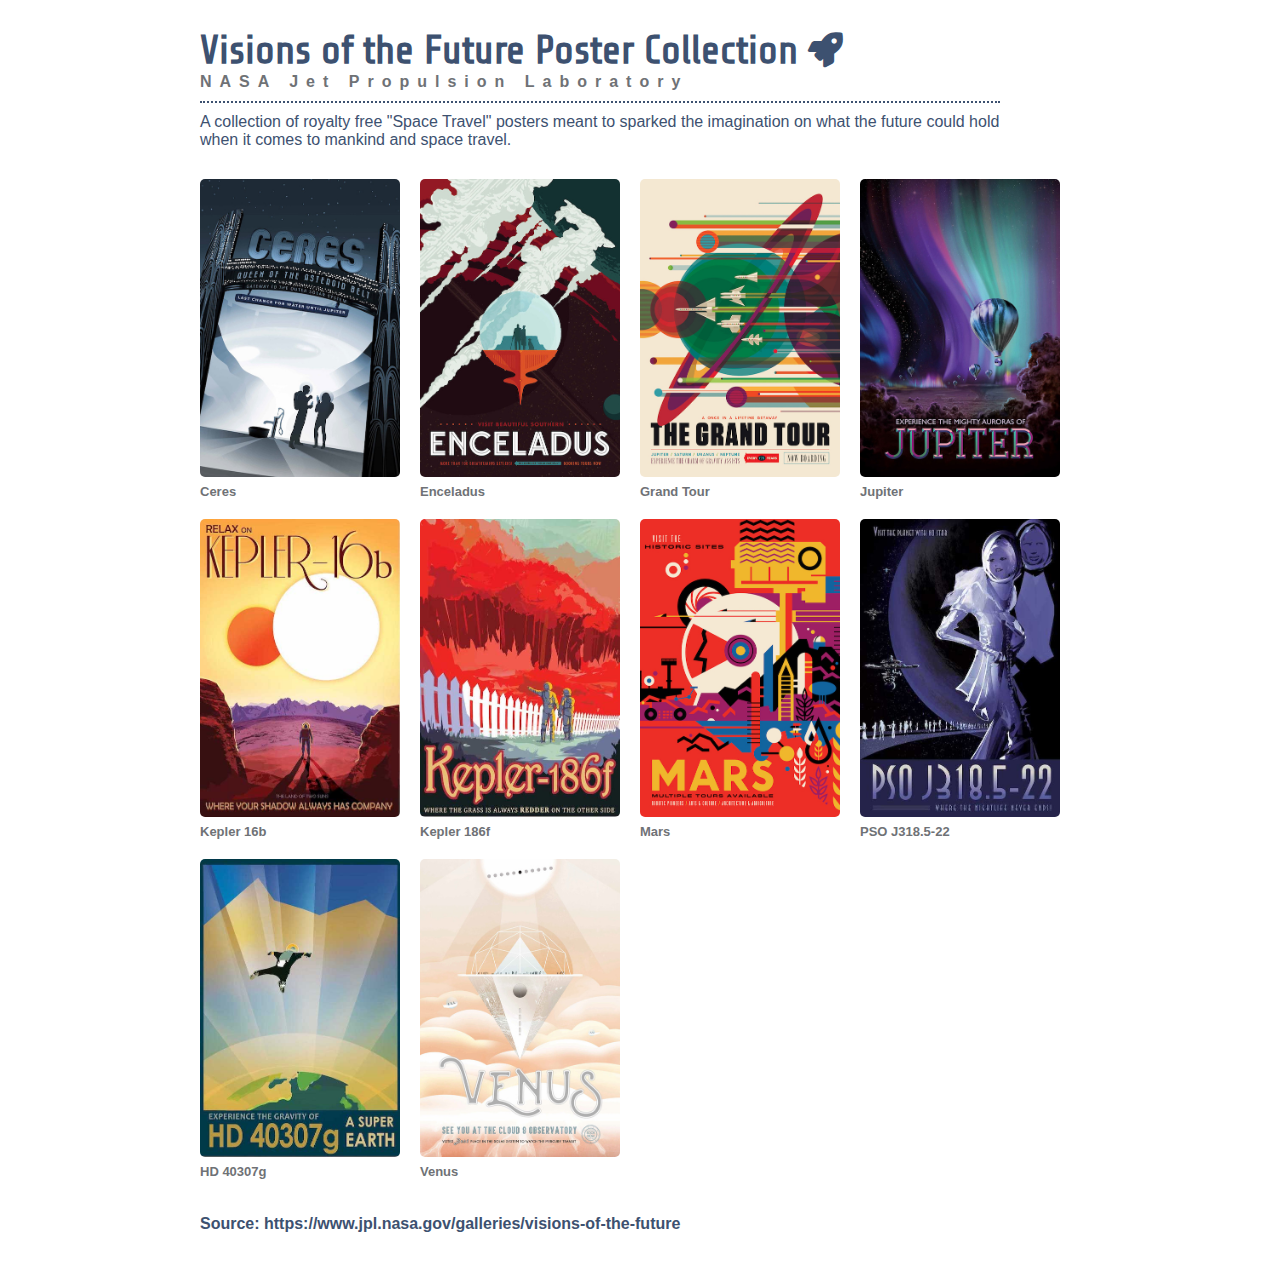
<file: index.html>
<!DOCTYPE html>
<html lang="en">
  <head>
    <meta charset="UTF-8">
    <meta name="viewport" content="width=device-width, initial-scale=1.0">
    <title>Image Gallery</title>
    <link href="lib/fontawesome/css/all.css" rel="stylesheet">
    <link rel="stylesheet" href="css/styles.css">
  </head>
  <body class="g-base">
    <div id="p-home">
      <header>
        <div class="g-heading">Visions of the Future Poster Collection <i class="fas fa-rocket fa-sm"></i></div>
        <div class="g-sub-heading">NASA Jet Propulsion Laboratory</div>
      </header>

      <aside>
        A collection of royalty free "Space Travel" posters meant to sparked the imagination on what the future could hold when it comes to mankind and space travel.
      </aside>

      <main id="s-thumbnails">
        <figure>
          <a href="thumb01.htm"><img src="images/ceres.jpg" id="featured" width="200" height="298" alt="Ceres Space Travel Poster"></a>
          <figcaption>Ceres</figcaption>
        </figure>

        <figure>
          <a href="thumb02.htm"><img src="images/enceladus.jpg" width="200" height="298" alt="Enceladus Space Travel Poster"></a>
          <figcaption>Enceladus</figcaption>
        </figure>

        <figure>
          <a href="thumb03.htm"><img src="images/grand_tour.jpg" width="200" height="298" alt="Grand Tour Space Travel Poster"></a>
          <figcaption>Grand Tour</figcaption>
        </figure>

        <figure>
          <a href="thumb04.htm"><img src="images/jupiter.jpg" width="200" height="298" alt="Jupiter Space Travel Poster"></a>
          <figcaption>Jupiter</figcaption>
        </figure>

        <figure>
          <a href="thumb05.htm"><img src="images/kepler16b.jpg" width="200" height="298" alt="kepler 16b Space Travel Poster"></a>
          <figcaption>Kepler 16b</figcaption>
        </figure>

        <figure>
          <a href="thumb06.htm"><img src="images/kepler186f.jpg" width="200" height="298" alt="kepler 186f Space Travel Poster"></a>
          <figcaption>Kepler 186f</figcaption>
        </figure>

        <figure>
          <a href="thumb07.htm"><img src="images/mars.jpg" width="200" height="298" alt="Mars Space Travel Poster"></a>
          <figcaption>Mars</figcaption>
        </figure>

        <figure>
          <a href="thumb08.htm"><img src="images/nightlife.jpg" width="200" height="298" alt="PSO J319.5-22 Space Travel Poster"></a>
          <figcaption>PSO J318.5-22</figcaption>
        </figure>

        <figure>
          <a href="thumb09.htm"><img src="images/superearth.jpg" width="200" height="298" alt="HD 40307g Space Travel Poster"></a>
          <figcaption>HD 40307g</figcaption>
        </figure>

        <figure>
          <a href="thumb10.htm"><img src="images/venus.jpg" width="200" height="298" alt="Venus Space Travel Poster"></a>
          <figcaption>Venus</figcaption>
        </figure>
      </main>
      
      <footer>
        <p>
          Source: <a href="https://www.jpl.nasa.gov/galleries/visions-of-the-future" target="_blank">https://www.jpl.nasa.gov/galleries/visions-of-the-future</a>
        </p>
      </footer>
    </div>
  </body>
</html>
</file>
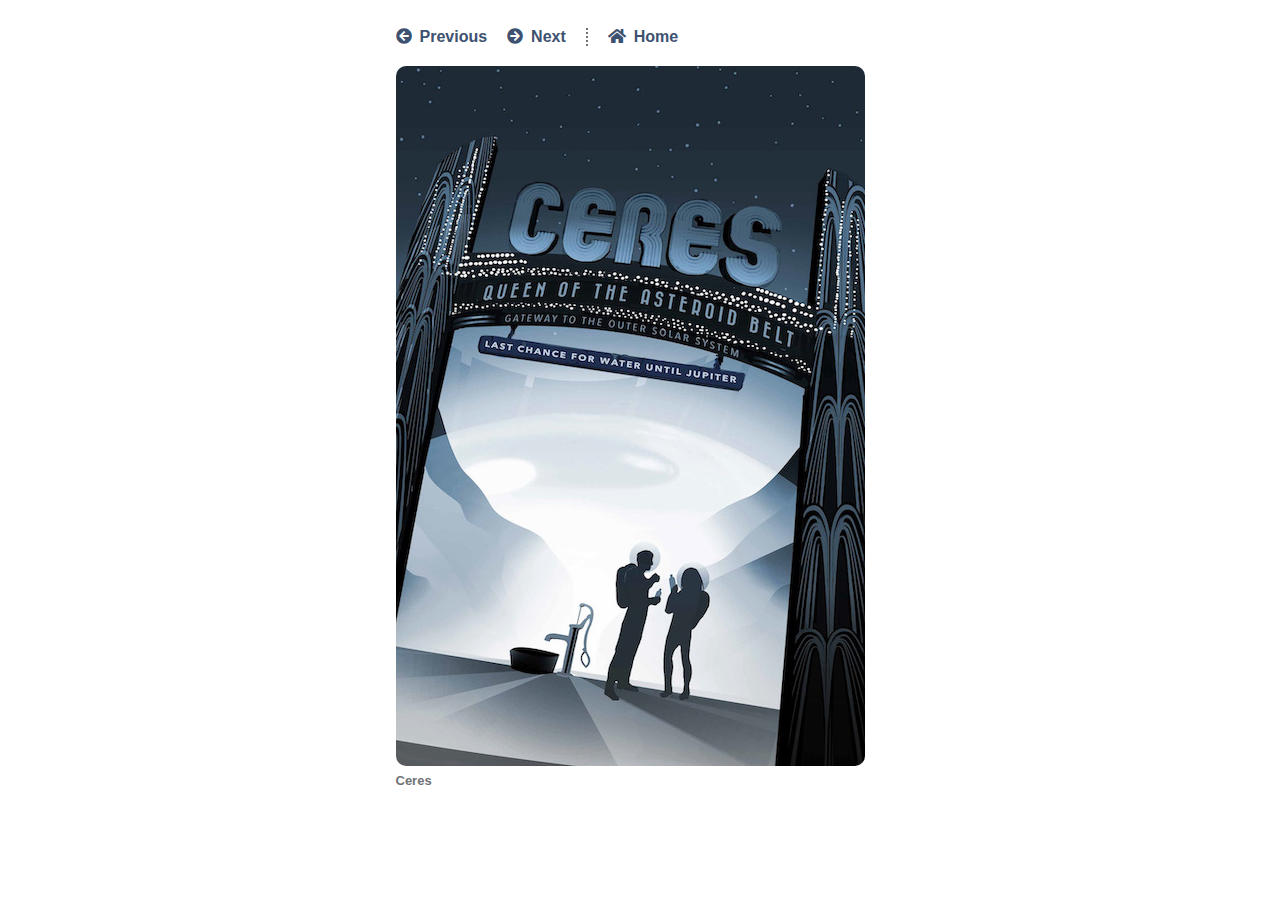
<file: thumb01.htm>
<!DOCTYPE html>
<html lang="en">
  <head>
    <meta charset="UTF-8">
    <meta name="viewport" content="width=device-width, initial-scale=1.0">
    <title>Image Gallery</title>
    <link href="lib/fontawesome/css/all.css" rel="stylesheet">
    <link rel="stylesheet" href="css/styles.css">
  </head>
  <body class="g-base">
    <main id="p-thumbnail">
      <nav id="s-navigation">
        <div class="nav-link">
          <i class="fas fa-arrow-circle-left"></i><a href="thumb10.htm">Previous</a>
        </div>
        <div class="nav-link">
          <i class="fas fa-arrow-circle-right"></i><a href="thumb02.htm">Next</a>
        </div>
        <div class="nav-link">
          <i class="fas fa-home"></i><a href="index.html">Home</a>
        </div>
      </nav>
      <figure id="s-poster">
        <img src="images/ceres.jpg" width="469" height="700" alt="Ceres Space Travel Poster" class="full-image">
        <figcaption>Ceres</figcaption>
      </figure>
    </main>
  </body>
</html>
</file>
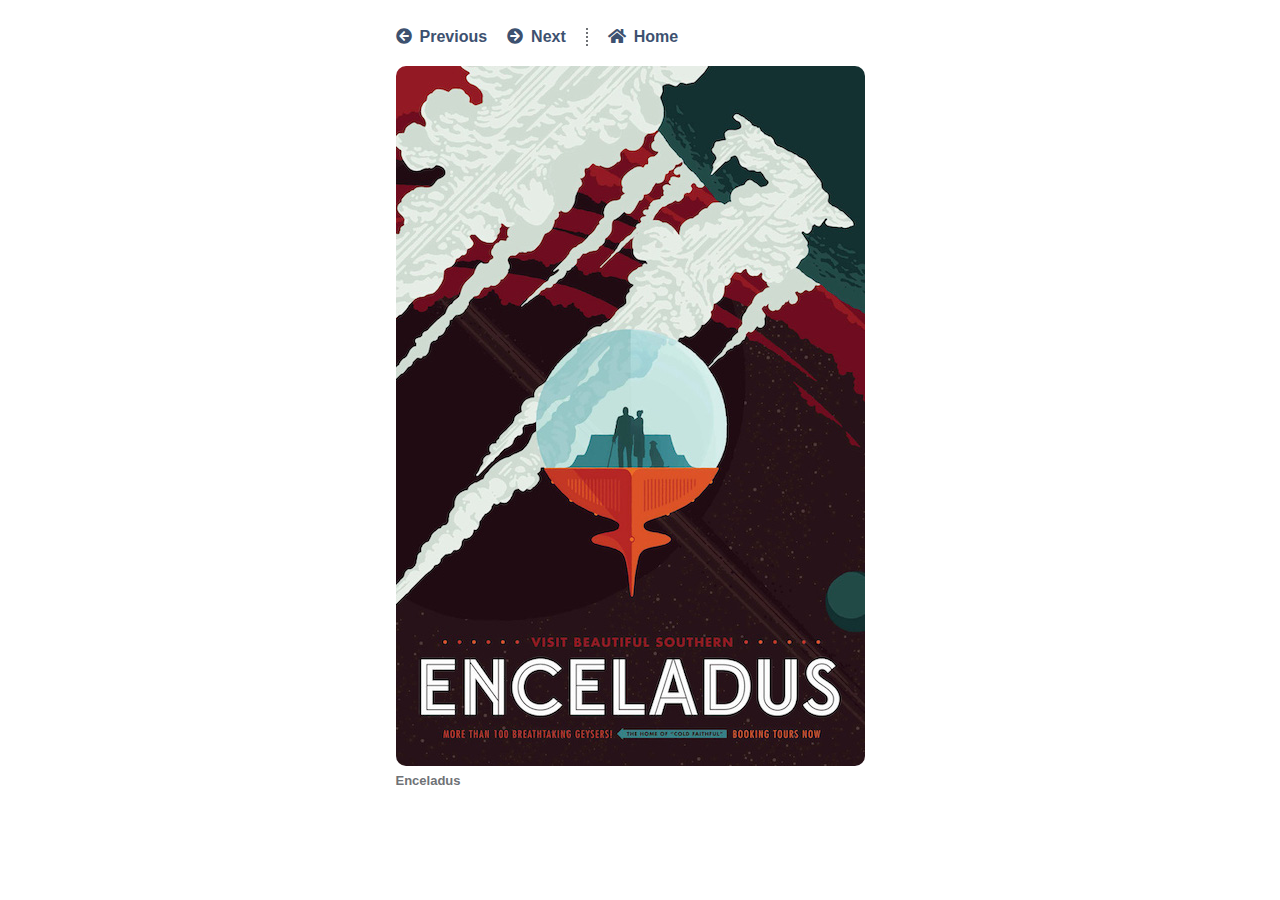
<file: thumb02.htm>
<!DOCTYPE html>
<html lang="en">
  <head>
    <meta charset="UTF-8">
    <meta name="viewport" content="width=device-width, initial-scale=1.0">
    <title>Image Gallery</title>
    <link href="lib/fontawesome/css/all.css" rel="stylesheet">
    <link rel="stylesheet" href="css/styles.css">
  </head>
  <body class="g-base">
    <main id="p-thumbnail">
      <nav id="s-navigation">
        <div class="nav-link">
          <i class="fas fa-arrow-circle-left"></i><a href="thumb01.htm">Previous</a>
        </div>
        <div class="nav-link">
          <i class="fas fa-arrow-circle-right"></i><a href="thumb03.htm">Next</a>
        </div>
        <div class="nav-link">
          <i class="fas fa-home"></i><a href="index.html">Home</a>
        </div>
      </nav>
      <figure id="s-poster">
        <img src="images/enceladus.jpg" width="469" height="700" class="full-image" alt="Enceladus Space Travel Poster">
        <figcaption>Enceladus</figcaption>
      </figure>
    </main>
  </body>
</html>
</file>
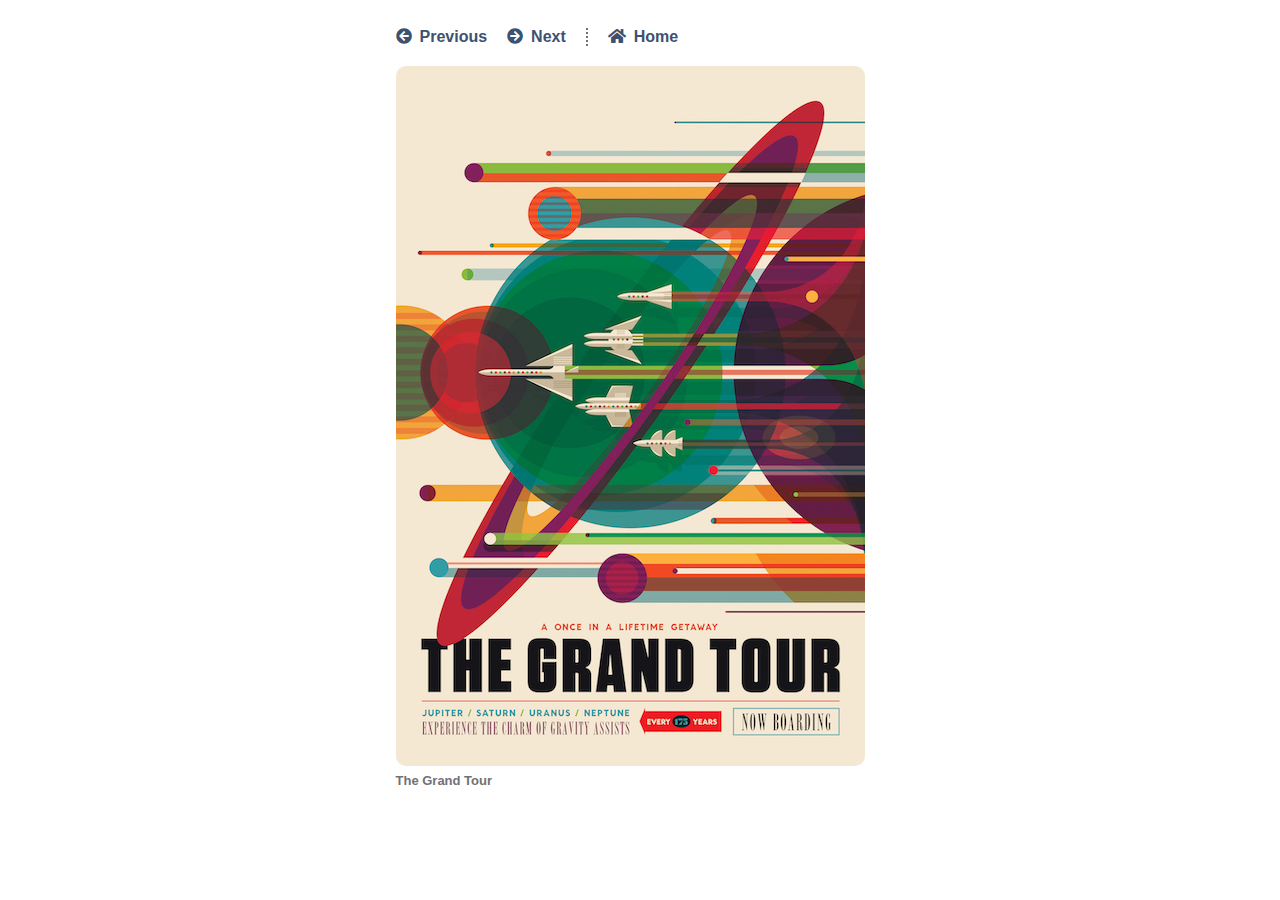
<file: thumb03.htm>
<!DOCTYPE html>
<html lang="en">
  <head>
    <meta charset="UTF-8">
    <meta name="viewport" content="width=device-width, initial-scale=1.0">
    <title>Image Gallery</title>
    <link href="lib/fontawesome/css/all.css" rel="stylesheet">
    <link rel="stylesheet" href="css/styles.css">
  </head>
  <body class="g-base">
    <main id="p-thumbnail">
      <nav id="s-navigation">
        <div class="nav-link">
          <i class="fas fa-arrow-circle-left"></i><a href="thumb02.htm">Previous</a>
        </div>
        <div class="nav-link">
          <i class="fas fa-arrow-circle-right"></i><a href="thumb04.htm">Next</a>
        </div>
        <div class="nav-link">
          <i class="fas fa-home"></i><a href="index.html">Home</a>
        </div>
      </nav>
      <figure id="s-poster">
        <img src="images/grand_tour.jpg" width="469" height="700" class="full-image" alt="The Grand Tour Space Travel Poster">
        <figcaption>The Grand Tour</figcaption>
      </figure>
    </main>
  </body>
</html>
</file>
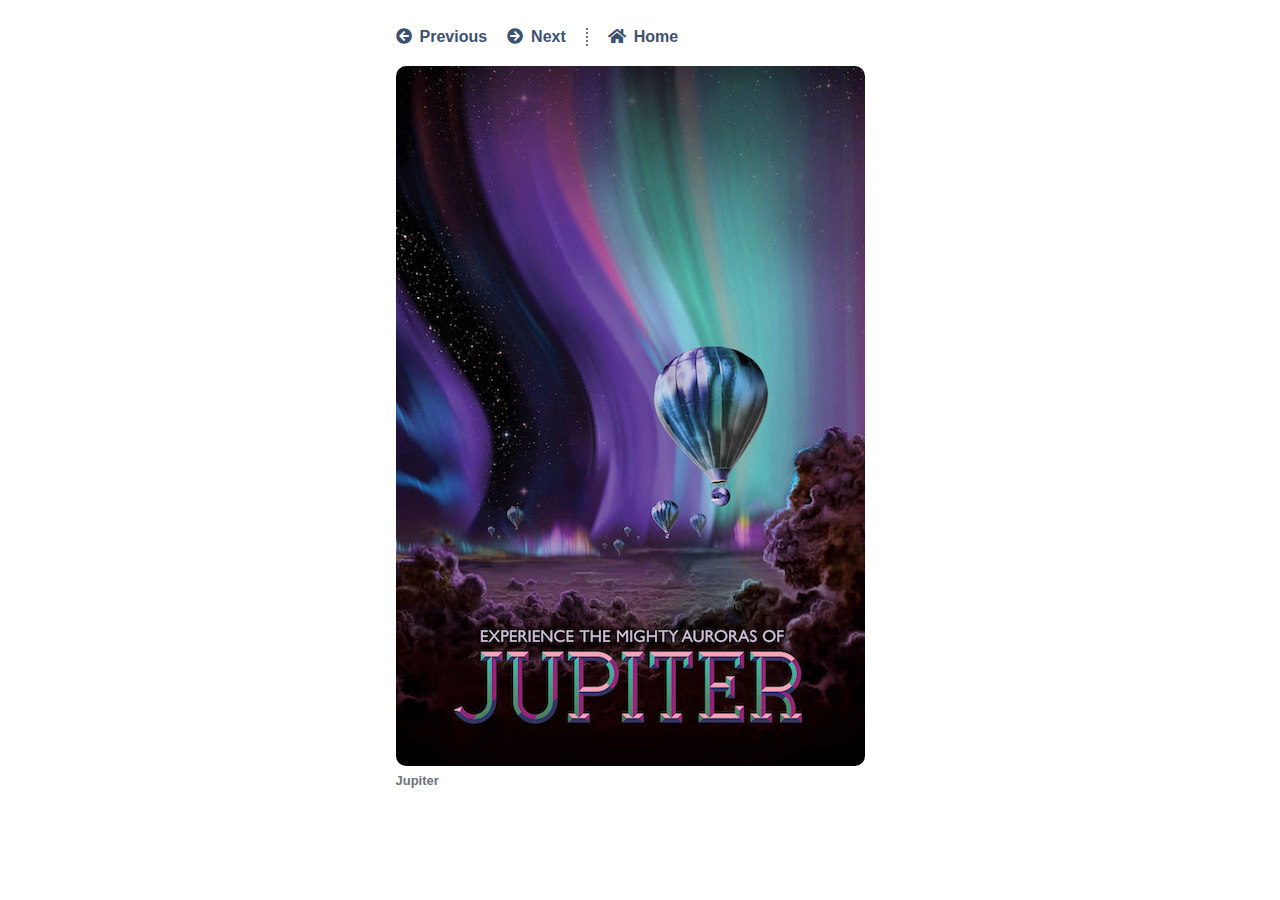
<file: thumb04.htm>
<!DOCTYPE html>
<html lang="en">
  <head>
    <meta charset="UTF-8">
    <meta name="viewport" content="width=device-width, initial-scale=1.0">
    <title>Image Gallery</title>
    <link href="lib/fontawesome/css/all.css" rel="stylesheet">
    <link rel="stylesheet" href="css/styles.css">
  </head>
  <body class="g-base">
    <main id="p-thumbnail">
      <nav id="s-navigation">
        <div class="nav-link">
          <i class="fas fa-arrow-circle-left"></i><a href="thumb03.htm">Previous</a>
        </div>
        <div class="nav-link">
          <i class="fas fa-arrow-circle-right"></i><a href="thumb05.htm">Next</a>
        </div>
        <div class="nav-link">
          <i class="fas fa-home"></i><a href="index.html">Home</a>
        </div>
      </nav>
      <figure id="s-poster">
        <img src="images/jupiter.jpg" width="469" height="700" class="full-image" alt="Jupiter Space Travel Poster">
        <figcaption>Jupiter</figcaption>
      </figure>
    </main>
  </body>
</html>
</file>
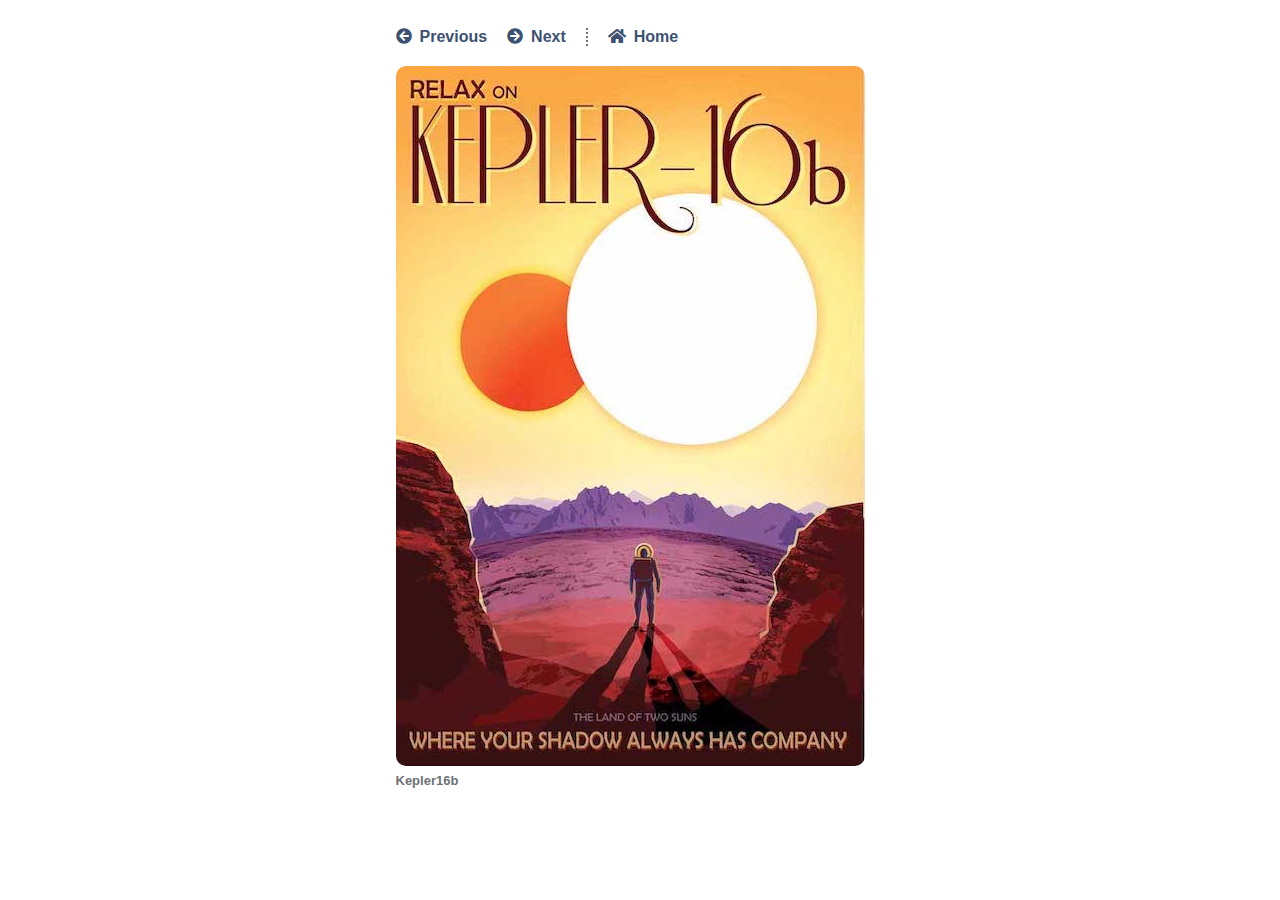
<file: thumb05.htm>
<!DOCTYPE html>
<html lang="en">
  <head>
    <meta charset="UTF-8">
    <meta name="viewport" content="width=device-width, initial-scale=1.0">
    <title>Image Gallery</title>
    <link href="lib/fontawesome/css/all.css" rel="stylesheet">
    <link rel="stylesheet" href="css/styles.css">
  </head>
  <body class="g-base">
    <main id="p-thumbnail">
      <nav id="s-navigation">
        <div class="nav-link">
          <i class="fas fa-arrow-circle-left"></i><a href="thumb04.htm">Previous</a>
        </div>
        <div class="nav-link">
          <i class="fas fa-arrow-circle-right"></i><a href="thumb06.htm">Next</a>
        </div>
        <div class="nav-link">
          <i class="fas fa-home"></i><a href="index.html">Home</a>
        </div>
      </nav>
      <figure id="s-poster">
        <img src="images/kepler16b.jpg" width="469" height="700" class="full-image" alt="Kepler16b Space Travel Poster">
        <figcaption>Kepler16b</figcaption>
      </figure>
    </main>
  </body>
</html>
</file>
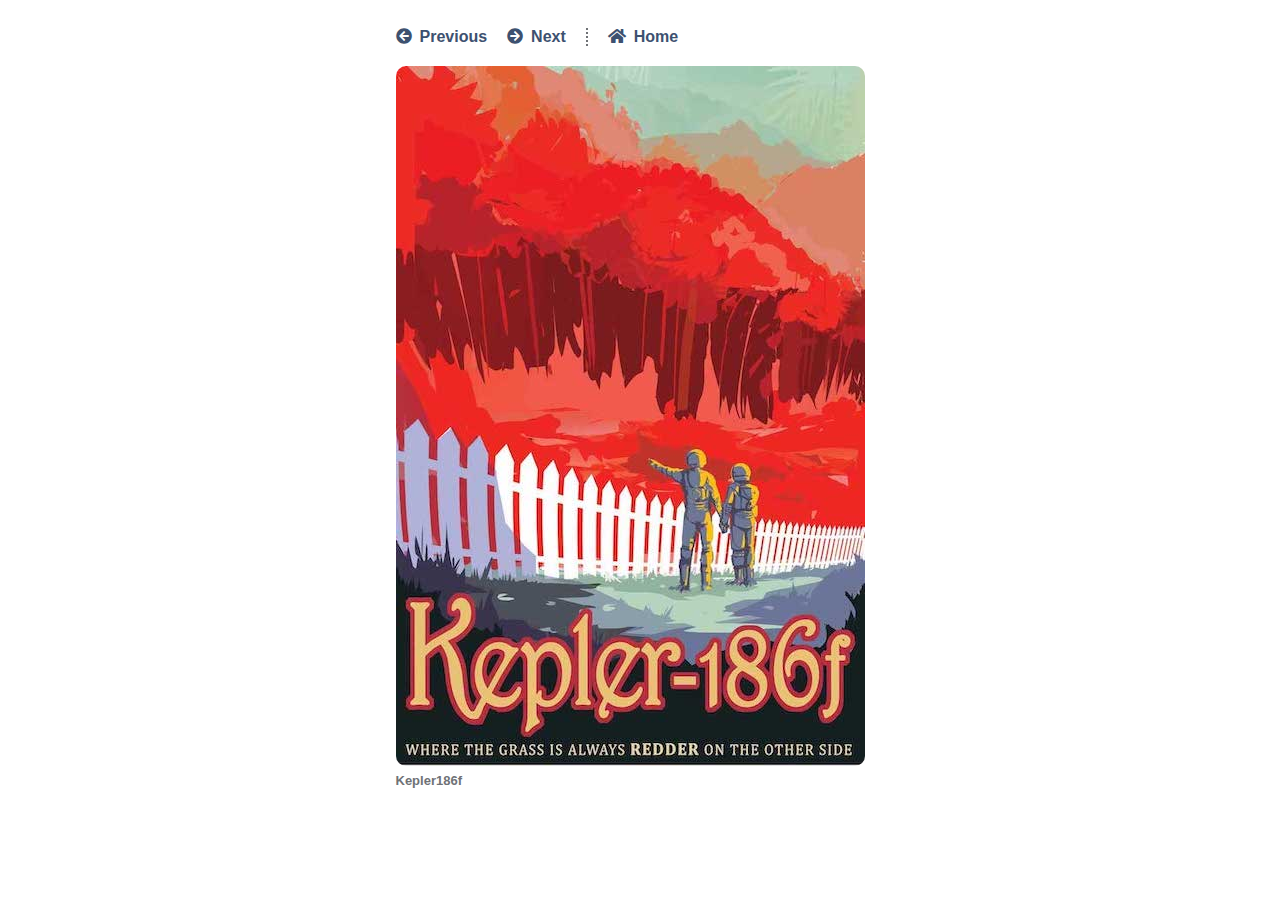
<file: thumb06.htm>
<!DOCTYPE html>
<html lang="en">
  <head>
    <meta charset="UTF-8">
    <meta name="viewport" content="width=device-width, initial-scale=1.0">
    <title>Image Gallery</title>
    <link href="lib/fontawesome/css/all.css" rel="stylesheet">
    <link rel="stylesheet" href="css/styles.css">
  </head>
  <body class="g-base">
    <main id="p-thumbnail">
      <nav id="s-navigation">
        <div class="nav-link">
          <i class="fas fa-arrow-circle-left"></i><a href="thumb05.htm">Previous</a>
        </div>
        <div class="nav-link">
          <i class="fas fa-arrow-circle-right"></i><a href="thumb07.htm">Next</a>
        </div>
        <div class="nav-link">
          <i class="fas fa-home"></i><a href="index.html">Home</a>
        </div>
      </nav>
      <figure id="s-poster">
        <img src="images/kepler186f.jpg" width="469" height="700" class="full-image" alt="Kepler186f Space Travel Poster">
        <figcaption>Kepler186f</figcaption>
      </figure>
    </main>
  </body>
</html>
</file>
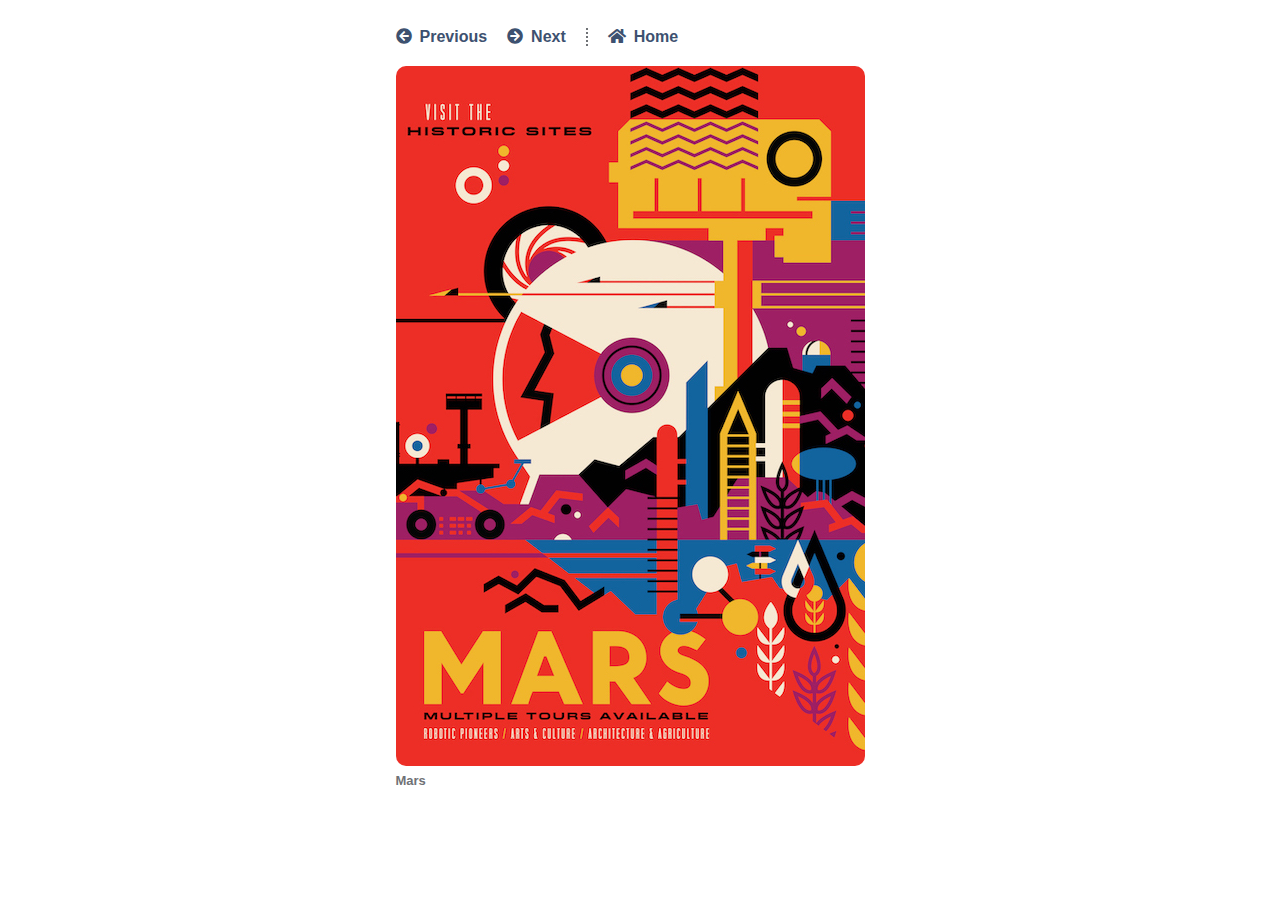
<file: thumb07.htm>
<!DOCTYPE html>
<html lang="en">
  <head>
    <meta charset="UTF-8">
    <meta name="viewport" content="width=device-width, initial-scale=1.0">
    <title>Image Gallery</title>
    <link href="lib/fontawesome/css/all.css" rel="stylesheet">
    <link rel="stylesheet" href="css/styles.css">
  </head>
  <body class="g-base">
    <main id="p-thumbnail">
      <nav id="s-navigation">
        <div class="nav-link">
          <i class="fas fa-arrow-circle-left"></i><a href="thumb06.htm">Previous</a>
        </div>
        <div class="nav-link">
          <i class="fas fa-arrow-circle-right"></i><a href="thumb08.htm">Next</a>
        </div>
        <div class="nav-link">
          <i class="fas fa-home"></i><a href="index.html">Home</a>
        </div>
      </nav>
      <figure id="s-poster">
        <img src="images/mars.jpg" width="469" height="700" class="full-image" alt="Mars Space Travel Poster">
        <figcaption>Mars</figcaption>
      </figure>
    </main>
  </body>
</html>
</file>
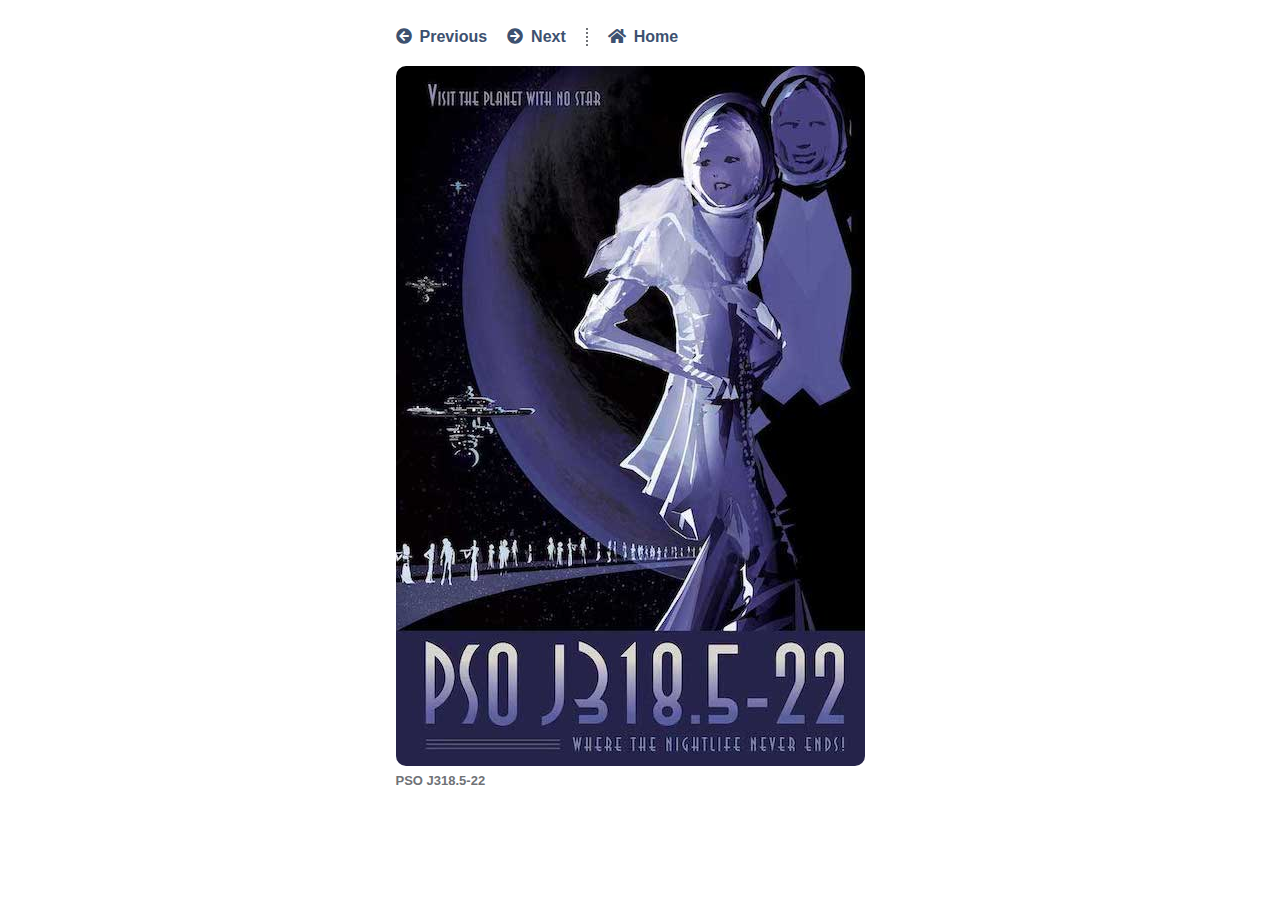
<file: thumb08.htm>
<!DOCTYPE html>
<html lang="en">
  <head>
    <meta charset="UTF-8">
    <meta name="viewport" content="width=device-width, initial-scale=1.0">
    <title>Image Gallery</title>
    <link href="lib/fontawesome/css/all.css" rel="stylesheet">
    <link rel="stylesheet" href="css/styles.css">
  </head>
  <body class="g-base">
    <main id="p-thumbnail">
      <nav id="s-navigation">
        <div class="nav-link">
          <i class="fas fa-arrow-circle-left"></i><a href="thumb07.htm">Previous</a>
        </div>
        <div class="nav-link">
          <i class="fas fa-arrow-circle-right"></i><a href="thumb09.htm">Next</a>
        </div>
        <div class="nav-link">
          <i class="fas fa-home"></i><a href="index.html">Home</a>
        </div>
      </nav>
      <figure id="s-poster">
        <img src="images/nightlife.jpg" width="469" height="700" class="full-image" alt="PSO J318.5-22 Space Travel Poster">
        <figcaption>PSO J318.5-22</figcaption>
      </figure>
    </main>
  </body>
</html>
</file>
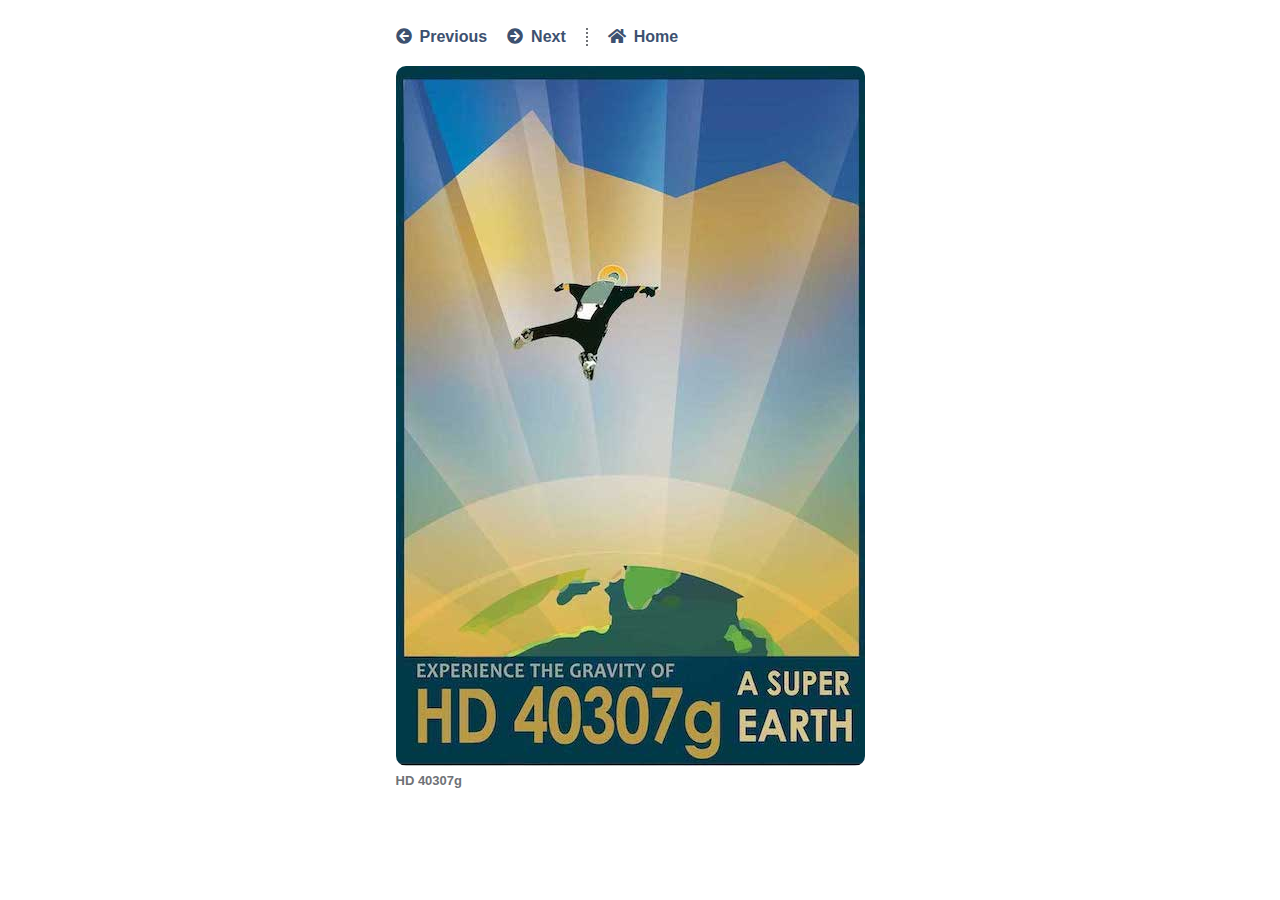
<file: thumb09.htm>
<!DOCTYPE html>
<html lang="en">
  <head>
    <meta charset="UTF-8">
    <meta name="viewport" content="width=device-width, initial-scale=1.0">
    <title>Image Gallery</title>
    <link href="lib/fontawesome/css/all.css" rel="stylesheet">
    <link rel="stylesheet" href="css/styles.css">
  </head>
  <body class="g-base">
    <main id="p-thumbnail">
      <nav id="s-navigation">
        <div class="nav-link">
          <i class="fas fa-arrow-circle-left"></i><a href="thumb08.htm">Previous</a>
        </div>
        <div class="nav-link">
          <i class="fas fa-arrow-circle-right"></i><a href="thumb10.htm">Next</a>
        </div>
        <div class="nav-link">
          <i class="fas fa-home"></i><a href="index.html">Home</a>
        </div>
      </nav>
      <figure id="s-poster">
        <img src="images/superearth.jpg" width="469" height="700" class="full-image" alt="HD 40307g Space Travel Poster">
        <figcaption>HD 40307g</figcaption>
      </figure>
    </main>
  </body>
</html>
</file>
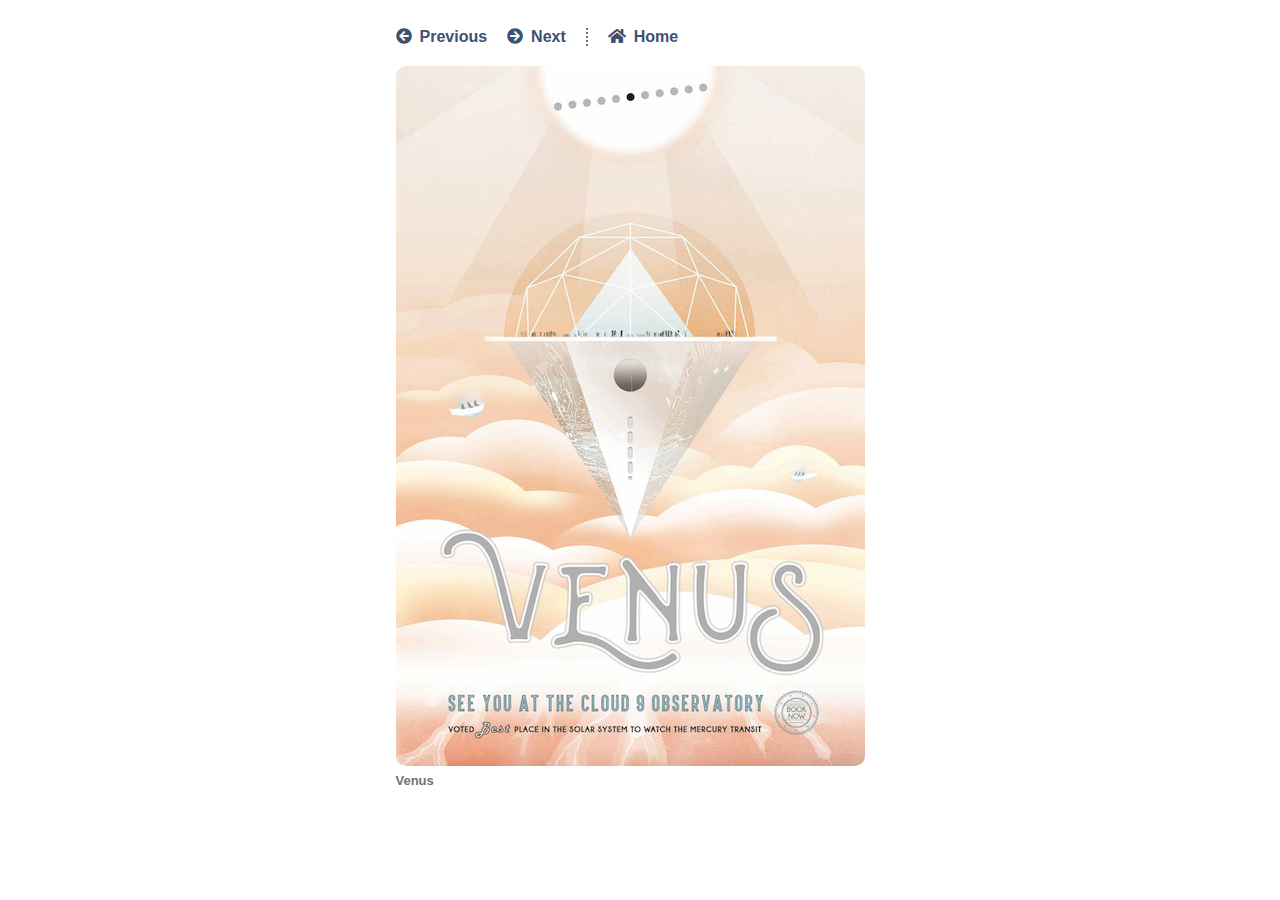
<file: thumb10.htm>
<!DOCTYPE html>
<html lang="en">
  <head>
    <meta charset="UTF-8">
    <meta name="viewport" content="width=device-width, initial-scale=1.0">
    <title>Image Gallery</title>
    <link href="lib/fontawesome/css/all.css" rel="stylesheet">
    <link rel="stylesheet" href="css/styles.css">
  </head>
  <body class="g-base">
    <main id="p-thumbnail">
      <nav id="s-navigation">
        <div class="nav-link">
          <i class="fas fa-arrow-circle-left"></i><a href="thumb09.htm">Previous</a>
        </div>
        <div class="nav-link">
          <i class="fas fa-arrow-circle-right"></i><a href="thumb01.htm">Next</a>
        </div>
        <div class="nav-link">
          <i class="fas fa-home"></i><a href="index.html">Home</a>
        </div>
      </nav>
      <figure id="s-poster">
        <img src="images/venus.jpg" width="469" height="700" class="full-image" alt="Venus Space Travel Poster">
        <figcaption>Venus</figcaption>
      </figure>
    </main>
  </body>
</html>
</file>
<file: css/styles.css>
@import url('https://fonts.googleapis.com/css2?family=Share+Tech&display=swap');

/* --------------------------- global styling */
.g-base {
    background-color: #FFFFFF;
    color: #3d5170;
    font-family: Arial, Helvetica, sans-serif;
    font-size: 16px;
    padding: 20px;
    
    display:flex;
    justify-content: center;
    align-items:center;
}

.g-heading {
    font-family: "share tech";
    font-size: 40px;
    font-weight:bold;
}

.g-sub-heading {
    font-size: 16px;
    letter-spacing: 8px;
    font-weight: 600;
    color: #6f7276;
}

a {
    text-decoration: none;
    color: #3d5170;
    &:hover {
        text-decoration: underline;
    }
    &:visited {
        color: #3d5170;
    }
}

figure {
    margin: 0px;
    padding-bottom: 20px;
    padding-right: 20px;
}

figcaption {
    font-size:13px;
    font-weight: 900;
    color: #6f7276;
    padding-top:3px;
}

footer p {
    font-weight: bold;
}

/* --------------------------- page / section styling */
#p-home aside {
    max-width: 800px;
    padding-top:10px;
	padding-bottom:10px;
    border-top: dotted 2px #3d5170;
	margin-top:10px;
}

#p-home #s-thumbnails {
    max-width: 880px;
    padding-top:20px;
    display:flex;
    flex-direction: row;
    flex-wrap: wrap;
}

#p-home #s-thumbnails img {
    border-radius: 5px;
    width: 200px;
    height: 298px;
}

#p-thumbnail #s-navigation {
    padding-bottom:20px;
    display:flex;
}

#p-thumbnail #s-navigation i {
    padding-right:8px;
}

#p-thumbnail #s-navigation .nav-link {
    padding-right:20px;
    font-weight:bold;
}

#p-thumbnail #s-navigation .nav-link:nth-of-type(3) {
    padding-left:20px;
    border-left: 2px dotted #6f7276;
}

#p-thumbnail #s-poster .full-image {
    border-radius: 10px;
    width:469px;
    height:700px;
}

/* ---------------------------media queries */
@media (max-width: 500px) {
    #p-home #s-thumbnails {
        flex-direction: column;
        align-items: center;
    }

    #p-home #s-thumbnails figure {
        padding-right: 0px;
    }

    #p-thumbnail #s-poster .full-image {
        width:300px;
        height: 450px;
    }
}
</file>
